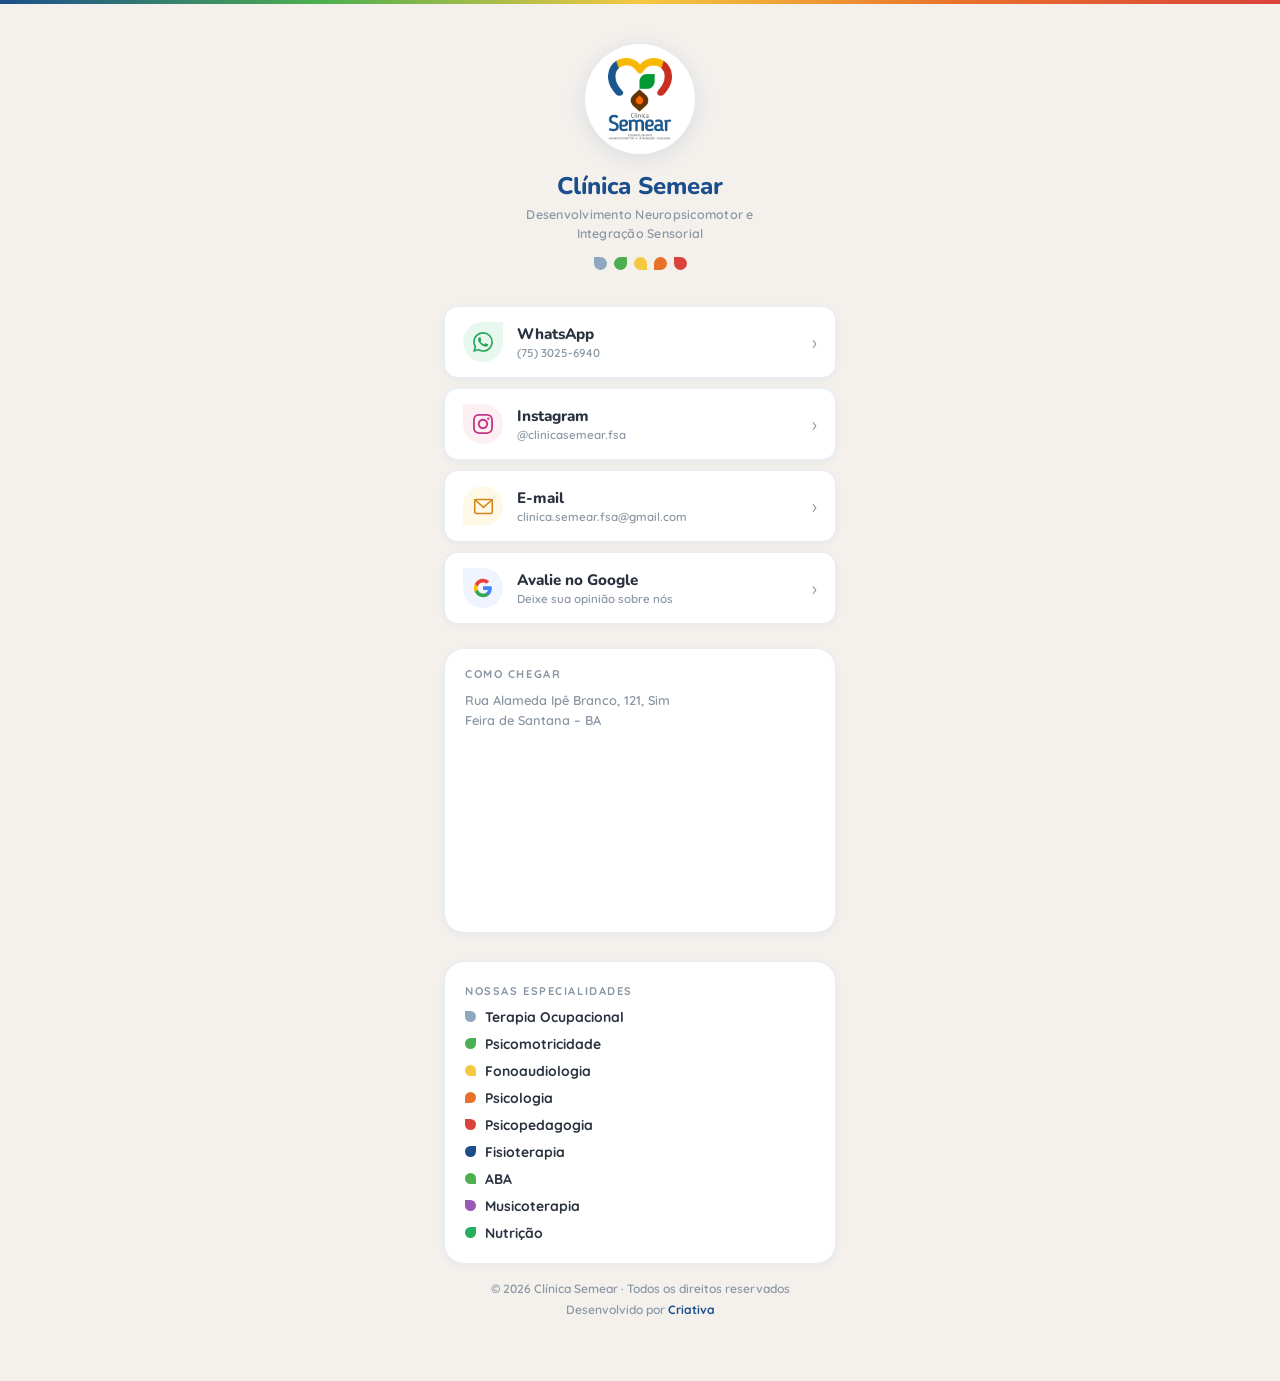
<file: index.html>
<!DOCTYPE html>
<html lang="pt-BR">
<head>
    <meta charset="UTF-8" />
    <meta name="viewport" content="width=device-width, initial-scale=1.0" />

    <!-- SEO — Título e Descrição -->
    <title>Clínica Semear | Terapia para Crianças com Autismo, TDAH e Atraso no Desenvolvimento em Feira de Santana - BA</title>
    <meta name="description" content="A Clínica Semear oferece Terapia Ocupacional, Fonoaudiologia, Psicologia, ABA, Psicomotricidade e mais para crianças neurodivergentes em Feira de Santana - BA. Atendimento especializado para autismo (TEA), TDAH, atraso no desenvolvimento e integração sensorial." />
    <meta name="keywords" content="clínica para autismo Feira de Santana, terapeuta ocupacional para crianças, fonoaudiologia infantil, ABA autismo Bahia, TDAH crianças tratamento, atraso no desenvolvimento infantil, integração sensorial, psicomotricidade infantil, psicologia infantil, neurodivergência crianças, TEA Feira de Santana, terapia infantil Bahia, desenvolvimento infantil Sim Feira de Santana, psicopedagogia, musicoterapia infantil" />
    <meta name="author" content="Clínica Semear" />
    <meta name="robots" content="index, follow" />
    <meta name="theme-color" content="#1B4E8C" />
    <link rel="canonical" href="https://clinica-semear.teamcriativa.com/" />

    <!-- Favicons -->
    <link rel="icon" type="image/png" href="https://clinica-semear.teamcriativa.com/icones/favicon-96x96.png" sizes="96x96" />
    <link rel="icon" type="image/svg+xml" href="https://clinica-semear.teamcriativa.com/icones/favicon.svg" />
    <link rel="shortcut icon" href="https://clinica-semear.teamcriativa.com/icones/favicon.ico" />
    <link rel="apple-touch-icon" sizes="180x180" href="https://clinica-semear.teamcriativa.com/icones/apple-touch-icon.png" />
    <meta name="apple-mobile-web-app-title" content="Clínica Semear" />
    <link rel="manifest" href="https://clinica-semear.teamcriativa.com/icones/site.webmanifest" />

    <!-- Open Graph — WhatsApp, Facebook, Google -->
    <meta property="og:type" content="website" />
    <meta property="og:url" content="https://clinica-semear.teamcriativa.com/" />
    <meta property="og:title" content="Clínica Semear | Terapia para Crianças Neurodivergentes em Feira de Santana" />
    <meta property="og:description" content="Atendimento especializado para crianças com autismo (TEA), TDAH e atraso no desenvolvimento. Terapia Ocupacional, Fonoaudiologia, ABA, Psicologia e muito mais. Agende uma consulta!" />
    <meta property="og:image" content="https://clinica-semear.teamcriativa.com/bg.jpg" />
    <meta property="og:locale" content="pt_BR" />
    <meta property="og:site_name" content="Clínica Semear" />

    <!-- Twitter Card -->
    <meta name="twitter:card" content="summary_large_image" />
    <meta name="twitter:title" content="Clínica Semear | Terapia para Crianças Neurodivergentes em Feira de Santana" />
    <meta name="twitter:description" content="Atendimento especializado para crianças com autismo (TEA), TDAH e atraso no desenvolvimento em Feira de Santana - BA." />
    <meta name="twitter:image" content="https://clinica-semear.teamcriativa.com/bg.jpg" />

    <!-- Schema.org JSON-LD — Dados estruturados para o Google -->
    <script type="application/ld+json">
    {
        "@context": "https://schema.org",
        "@type": "MedicalClinic",
        "name": "Clínica Semear",
        "description": "Clínica especializada em desenvolvimento neuropsicomotor e integração sensorial para crianças neurodivergentes. Atendemos crianças com autismo (TEA), TDAH e atraso no desenvolvimento em Feira de Santana - BA.",
        "url": "https://clinica-semear.teamcriativa.com/",
        "logo": "https://clinica-semear.teamcriativa.com/logo.png",
        "image": "https://clinica-semear.teamcriativa.com/bg.jpg",
        "telephone": "+55-75-3025-6940",
        "email": "clinica.semear.fsa@gmail.com",
        "address": {
            "@type": "PostalAddress",
            "streetAddress": "Rua Alameda Ipê Branco, 121",
            "addressLocality": "Feira de Santana",
            "addressRegion": "BA",
            "postalCode": "44055-230",
            "addressCountry": "BR"
        },
        "sameAs": [
            "https://www.instagram.com/clinicasemear.fsa/"
        ],
        "availableService": [
            { "@type": "MedicalTherapy", "name": "Terapia Ocupacional para autismo e TDAH" },
            { "@type": "MedicalTherapy", "name": "Fonoaudiologia infantil" },
            { "@type": "MedicalTherapy", "name": "Análise do Comportamento Aplicada (ABA)" },
            { "@type": "MedicalTherapy", "name": "Psicomotricidade infantil" },
            { "@type": "MedicalTherapy", "name": "Integração Sensorial" },
            { "@type": "MedicalTherapy", "name": "Psicologia infantil" },
            { "@type": "MedicalTherapy", "name": "Psicopedagogia" },
            { "@type": "MedicalTherapy", "name": "Musicoterapia" },
            { "@type": "MedicalTherapy", "name": "Fisioterapia infantil" },
            { "@type": "MedicalTherapy", "name": "Nutrição infantil" }
        ],
        "contactPoint": {
            "@type": "ContactPoint",
            "telephone": "+55-75-3025-6940",
            "contactType": "Agendamento de consultas",
            "availableLanguage": "Portuguese"
        }
    }
    </script>

    <!-- Google Analytics -->
    <script async src="https://www.googletagmanager.com/gtag/js?id=G-KRX3YRPLMB"></script>
    <script>
        window.dataLayer = window.dataLayer || [];
        function gtag(){dataLayer.push(arguments);}
        gtag('js', new Date());
        gtag('config', 'G-KRX3YRPLMB');
    </script>

    <link rel="preconnect" href="https://fonts.googleapis.com" />
    <link rel="preconnect" href="https://fonts.gstatic.com" crossorigin />
    <link href="https://fonts.googleapis.com/css2?family=Nunito:wght@400;600;700;800&family=Quicksand:wght@500;600;700&display=swap" rel="stylesheet" />

    <style>
        :root {
            --blue:      #1B4E8C;
            --blue-mid:  #2560A8;
            --bg:        #F4F1ED;
            --white:     #FFFFFF;
            --text:      #2A3240;
            --muted:     #8A96A3;
            --border:    rgba(27,78,140,0.10);
        }

        * { margin: 0; padding: 0; box-sizing: border-box; }

        body {
            font-family: 'Quicksand', sans-serif;
            background: var(--bg);
            color: var(--text);
            min-height: 100vh;
            display: flex;
            flex-direction: column;
            align-items: center;
        }

        /* subtle top bar */
        .top-bar {
            width: 100%;
            height: 4px;
            background: linear-gradient(90deg, #1B4E8C, #4CAF50, #F5C842, #E8712A, #D9433A);
        }

        .container {
            max-width: 440px;
            width: 100%;
            padding: 40px 24px 60px;
            display: flex;
            flex-direction: column;
            align-items: center;
        }

        /* ── header ── */
        .header {
            display: flex;
            flex-direction: column;
            align-items: center;
            margin-bottom: 36px;
            animation: fadeDown 0.6s ease both;
        }

        .logo-wrap {
            width: 110px;
            height: 110px;
            border-radius: 50%;
            background: var(--white);
            display: flex;
            align-items: center;
            justify-content: center;
            box-shadow: 0 4px 24px rgba(27,78,140,0.12);
            padding: 14px;
            margin-bottom: 16px;
        }
        .logo-wrap img {
            width: 100%;
            height: 100%;
            object-fit: contain;
        }

        .clinic-name {
            font-family: 'Nunito', sans-serif;
            font-size: 1.5rem;
            font-weight: 800;
            color: var(--blue);
            margin-bottom: 4px;
        }

        .tagline {
            font-size: 0.78rem;
            color: var(--muted);
            font-weight: 600;
            text-align: center;
            max-width: 260px;
            line-height: 1.5;
            letter-spacing: 0.02em;
        }

        /* grain dots */
        .grains {
            display: flex;
            gap: 7px;
            margin-top: 14px;
        }
        .grain {
            width: 13px;
            height: 13px;
            animation: popIn 0.4s cubic-bezier(.34,1.56,.64,1) both;
        }
        .grain:nth-child(1) { background:#8FA8BD; animation-delay:0.3s; border-radius: 0 50% 50% 50%; }
        .grain:nth-child(2) { background:#4CAF50; animation-delay:0.4s; border-radius: 50% 0 50% 50%; }
        .grain:nth-child(3) { background:#F5C842; animation-delay:0.5s; border-radius: 50% 50% 0 50%; }
        .grain:nth-child(4) { background:#E8712A; animation-delay:0.6s; border-radius: 50% 50% 50% 0; }
        .grain:nth-child(5) { background:#D9433A; animation-delay:0.7s; border-radius: 0 50% 50% 50%; }

        /* ── buttons ── */
        .buttons {
            width: 100%;
            display: flex;
            flex-direction: column;
            gap: 10px;
            margin-bottom: 24px;
        }

        .btn {
            display: flex;
            align-items: center;
            gap: 14px;
            padding: 15px 18px;
            border-radius: 14px;
            text-decoration: none;
            background: var(--white);
            border: 1.5px solid var(--border);
            box-shadow: 0 2px 10px rgba(27,78,140,0.06);
            transition: transform 0.18s ease, box-shadow 0.18s ease, border-color 0.18s ease;
            animation: fadeUp 0.5s ease both;
            color: var(--text);
        }
        .btn:nth-child(1) { animation-delay: 0.25s; }
        .btn:nth-child(2) { animation-delay: 0.35s; }
        .btn:nth-child(3) { animation-delay: 0.45s; }

        .btn:hover {
            transform: translateY(-2px);
            box-shadow: 0 6px 20px rgba(27,78,140,0.13);
            border-color: rgba(27,78,140,0.22);
        }
        .btn:active { transform: translateY(0); }

        .btn-icon {
            width: 40px;
            height: 40px;
            display: flex;
            align-items: center;
            justify-content: center;
            flex-shrink: 0;
        }

        .btn-text { flex: 1; }
        .btn-label {
            display: block;
            font-family: 'Nunito', sans-serif;
            font-size: 0.95rem;
            font-weight: 800;
            color: var(--text);
        }
        .btn-sub {
            display: block;
            font-size: 0.72rem;
            color: var(--muted);
            font-weight: 600;
            margin-top: 1px;
        }

        .btn-arrow {
            font-size: 1.2rem;
            color: var(--muted);
        }

        /* icon bg colors */
        .icon-green  { background: #E8F8EE; border-radius: 50% 0 50% 50%; }
        .icon-insta  { background: #FDF0F4; border-radius: 0 50% 50% 50%; }
        .icon-email  { background: #FEF9E7; border-radius: 50% 50% 50% 0; }
        .icon-map    { background: #FEF0EB; border-radius: 50% 0 50% 50%; }
        .icon-google { background: #F0F4FF; border-radius: 0 50% 50% 50%; }

        /* ── card ── */
        .card {
            width: 100%;
            background: var(--white);
            border-radius: 20px;
            padding: 22px 20px;
            border: 1.5px solid var(--border);
            box-shadow: 0 2px 10px rgba(27,78,140,0.06);
            margin-bottom: 14px;
            animation: fadeUp 0.5s ease 0.65s both;
        }

        .card-title {
            font-size: 0.7rem;
            font-weight: 800;
            letter-spacing: 0.14em;
            text-transform: uppercase;
            color: var(--muted);
            margin-bottom: 10px;
        }

        .especialidades {
            display: flex;
            flex-direction: column;
            gap: 10px;
        }

        .esp-item {
            display: flex;
            align-items: center;
            gap: 9px;
            font-size: 0.87rem;
            font-weight: 700;
            color: var(--text);
        }

        .esp-dot {
            width: 11px;
            height: 11px;
            border-radius: 50% 50% 50% 0;
            flex-shrink: 0;
        }

        /* ── map ── */
        .map-card {
            width: 100%;
            background: var(--white);
            border-radius: 20px;
            overflow: hidden;
            border: 1.5px solid var(--border);
            box-shadow: 0 2px 10px rgba(27,78,140,0.06);
            margin-bottom: 28px;
            animation: fadeUp 0.5s ease 0.75s both;
            padding: 0 20px 20px;
        }
        .map-header {
            padding: 18px 0 12px 0;
        }
        .map-address {
            font-size: 0.8rem;
            color: var(--muted);
            font-weight: 600;
            margin-top: 4px;
            line-height: 1.5;
        }
        .map-embed {
            width: 100%;
            height: 170px;
            border-radius: 10px;
            border: none;
            display: block;
        }

        /* ── footer ── */
        .footer {
            text-align: center;
            font-size: 0.75rem;
            color: var(--muted);
            font-weight: 600;
            animation: fadeUp 0.5s ease 0.85s both;
            line-height: 1.8;
        }
        .footer a { color: var(--blue); text-decoration: none; font-weight: 700; }
        .footer a:hover { text-decoration: underline; }

        /* ── animations ── */
        @keyframes fadeDown {
            from { opacity: 0; transform: translateY(-16px); }
            to   { opacity: 1; transform: translateY(0); }
        }
        @keyframes fadeUp {
            from { opacity: 0; transform: translateY(16px); }
            to   { opacity: 1; transform: translateY(0); }
        }
        @keyframes popIn {
            from { opacity: 0; transform: scale(0.4); }
            to   { opacity: 1; transform: scale(1); }
        }
    </style>
</head>
<body>

    <div class="top-bar"></div>

    <div class="container">

        <!-- header -->
        <div class="header">
            <div class="logo-wrap">
                <img src="./logo.png" alt="Clínica Semear" />
            </div>
            <span class="clinic-name">Clínica Semear</span>
            <span class="tagline">Desenvolvimento Neuropsicomotor e Integração Sensorial</span>
            <div class="grains">
                <div class="grain"></div>
                <div class="grain"></div>
                <div class="grain"></div>
                <div class="grain"></div>
                <div class="grain"></div>
            </div>
        </div>

        <!-- links -->
        <div class="buttons">

            <a class="btn" href="https://api.whatsapp.com/send?phone=557530256940&text=Olá,%20Clínica%20Semear!%20Gostaria%20de%20agendar%20uma%20consulta." target="_blank" rel="noopener">
                <div class="btn-icon icon-green">
                    <svg width="20" height="20" viewBox="0 0 24 24" fill="#25A85A"><path d="M17.472 14.382c-.297-.149-1.758-.867-2.03-.967-.273-.099-.471-.148-.67.15-.197.297-.767.966-.94 1.164-.173.199-.347.223-.644.075-.297-.15-1.255-.463-2.39-1.475-.883-.788-1.48-1.761-1.653-2.059-.173-.297-.018-.458.13-.606.134-.133.298-.347.446-.52.149-.174.198-.298.298-.497.099-.198.05-.371-.025-.52-.075-.149-.669-1.612-.916-2.207-.242-.579-.487-.5-.669-.51-.173-.008-.371-.01-.57-.01-.198 0-.52.074-.792.372-.272.297-1.04 1.016-1.04 2.479 0 1.462 1.065 2.875 1.213 3.074.149.198 2.096 3.2 5.077 4.487.709.306 1.262.489 1.694.625.712.227 1.36.195 1.871.118.571-.085 1.758-.719 2.006-1.413.248-.694.248-1.289.173-1.413-.074-.124-.272-.198-.57-.347m-5.421 7.403h-.004a9.87 9.87 0 01-5.031-1.378l-.361-.214-3.741.982.998-3.648-.235-.374a9.86 9.86 0 01-1.51-5.26c.001-5.45 4.436-9.884 9.888-9.884 2.64 0 5.122 1.03 6.988 2.898a9.825 9.825 0 012.893 6.994c-.003 5.45-4.437 9.884-9.885 9.884m8.413-18.297A11.815 11.815 0 0012.05 0C5.495 0 .16 5.335.157 11.892c0 2.096.547 4.142 1.588 5.945L.057 24l6.305-1.654a11.882 11.882 0 005.683 1.448h.005c6.554 0 11.89-5.335 11.893-11.893a11.821 11.821 0 00-3.48-8.413z"/></svg>
                </div>
                <div class="btn-text">
                    <span class="btn-label">WhatsApp</span>
                    <span class="btn-sub">(75) 3025-6940</span>
                </div>
                <span class="btn-arrow">›</span>
            </a>

            <a class="btn" href="https://www.instagram.com/clinicasemear.fsa/" target="_blank" rel="noopener">
                <div class="btn-icon icon-insta">
                    <svg width="20" height="20" viewBox="0 0 24 24" fill="#C13584"><path d="M12 2.163c3.204 0 3.584.012 4.85.07 3.252.148 4.771 1.691 4.919 4.919.058 1.265.069 1.645.069 4.849 0 3.205-.012 3.584-.069 4.849-.149 3.225-1.664 4.771-4.919 4.919-1.266.058-1.644.07-4.85.07-3.204 0-3.584-.012-4.849-.07-3.26-.149-4.771-1.699-4.919-4.92-.058-1.265-.07-1.644-.07-4.849 0-3.204.013-3.583.07-4.849.149-3.227 1.664-4.771 4.919-4.919 1.266-.057 1.645-.069 4.849-.069zm0-2.163c-3.259 0-3.667.014-4.947.072-4.358.2-6.78 2.618-6.98 6.98-.059 1.281-.073 1.689-.073 4.948 0 3.259.014 3.668.072 4.948.2 4.358 2.618 6.78 6.98 6.98 1.281.058 1.689.072 4.948.072 3.259 0 3.668-.014 4.948-.072 4.354-.2 6.782-2.618 6.979-6.98.059-1.28.073-1.689.073-4.948 0-3.259-.014-3.667-.072-4.947-.196-4.354-2.617-6.78-6.979-6.98-1.281-.059-1.69-.073-4.949-.073zm0 5.838c-3.403 0-6.162 2.759-6.162 6.162s2.759 6.163 6.162 6.163 6.162-2.759 6.162-6.163c0-3.403-2.759-6.162-6.162-6.162zm0 10.162c-2.209 0-4-1.79-4-4 0-2.209 1.791-4 4-4s4 1.791 4 4c0 2.21-1.791 4-4 4zm6.406-11.845c-.796 0-1.441.645-1.441 1.44s.645 1.44 1.441 1.44c.795 0 1.439-.645 1.439-1.44s-.644-1.44-1.439-1.44z"/></svg>
                </div>
                <div class="btn-text">
                    <span class="btn-label">Instagram</span>
                    <span class="btn-sub">@clinicasemear.fsa</span>
                </div>
                <span class="btn-arrow">›</span>
            </a>

            <a class="btn" href="mailto:clinica.semear.fsa@gmail.com" target="_blank" rel="noopener">
                <div class="btn-icon icon-email">
                    <svg width="21" height="21" viewBox="0 0 24 24" fill="none" stroke="#D4861A" stroke-width="1.8" stroke-linecap="round" stroke-linejoin="round" xmlns="http://www.w3.org/2000/svg">
                        <rect x="2" y="4" width="20" height="16" rx="2"/>
                        <polyline points="2,4 12,13 22,4"/>
                    </svg>
                </div>
                <div class="btn-text">
                    <span class="btn-label">E-mail</span>
                    <span class="btn-sub">clinica.semear.fsa@gmail.com</span>
                </div>
                <span class="btn-arrow">›</span>
            </a>

            <a class="btn" href="https://search.google.com/local/writereview?placeid=ChIJK_t_vV45FAcRZA391K9dM6w" target="_blank" rel="noopener">
                <div class="btn-icon icon-google">
                    <svg width="20" height="20" viewBox="0 0 24 24" xmlns="http://www.w3.org/2000/svg">
                        <path d="M22.56 12.25c0-.78-.07-1.53-.2-2.25H12v4.26h5.92c-.26 1.37-1.04 2.53-2.21 3.31v2.77h3.57c2.08-1.92 3.28-4.74 3.28-8.09z" fill="#4285F4"/>
                        <path d="M12 23c2.97 0 5.46-.98 7.28-2.66l-3.57-2.77c-.98.66-2.23 1.06-3.71 1.06-2.86 0-5.29-1.93-6.16-4.53H2.18v2.84C3.99 20.53 7.7 23 12 23z" fill="#34A853"/>
                        <path d="M5.84 14.09c-.22-.66-.35-1.36-.35-2.09s.13-1.43.35-2.09V7.07H2.18C1.43 8.55 1 10.22 1 12s.43 3.45 1.18 4.93l3.66-2.84z" fill="#FBBC05"/>
                        <path d="M12 5.38c1.62 0 3.06.56 4.21 1.64l3.15-3.15C17.45 2.09 14.97 1 12 1 7.7 1 3.99 3.47 2.18 7.07l3.66 2.84c.87-2.6 3.3-4.53 6.16-4.53z" fill="#EA4335"/>
                    </svg>
                </div>
                <div class="btn-text">
                    <span class="btn-label">Avalie no Google</span>
                    <span class="btn-sub">Deixe sua opinião sobre nós</span>
                </div>
                <span class="btn-arrow">›</span>
            </a>

        </div>

        <!-- mapa -->
        <div class="map-card">
            <div class="map-header">
                <p class="card-title">Como chegar</p>
                <p class="map-address">Rua Alameda Ipê Branco, 121, Sim<br/>Feira de Santana – BA</p>
            </div>
            <iframe
                class="map-embed"
                src="https://maps.google.com/maps?q=Cl%C3%ADnica+Semear+Feira+de+Santana&output=embed&hl=pt-BR"
                allowfullscreen loading="lazy"
                referrerpolicy="no-referrer-when-downgrade"
                title="Localização da Clínica Semear">
            </iframe>
        </div>

        <!-- especialidades -->
        <div class="card">
            <p class="card-title">Nossas Especialidades</p>
            <div class="especialidades">
                <div class="esp-item"><div class="esp-dot" style="background:#8FA8BD;border-radius:0 50% 50% 50%"></div>Terapia Ocupacional</div>
                <div class="esp-item"><div class="esp-dot" style="background:#4CAF50;border-radius:50% 0 50% 50%"></div>Psicomotricidade</div>
                <div class="esp-item"><div class="esp-dot" style="background:#F5C842;border-radius:50% 50% 0 50%"></div>Fonoaudiologia</div>
                <div class="esp-item"><div class="esp-dot" style="background:#E8712A;border-radius:50% 50% 50% 0"></div>Psicologia</div>
                <div class="esp-item"><div class="esp-dot" style="background:#D9433A;border-radius:0 50% 50% 50%"></div>Psicopedagogia</div>
                <div class="esp-item"><div class="esp-dot" style="background:#1B4E8C;border-radius:50% 0 50% 50%"></div>Fisioterapia</div>
                <div class="esp-item"><div class="esp-dot" style="background:#4CAF50;border-radius:50% 50% 0 50%"></div>ABA</div>
                <div class="esp-item"><div class="esp-dot" style="background:#9B59B6;border-radius:0 50% 50% 50%"></div>Musicoterapia</div>
                <div class="esp-item"><div class="esp-dot" style="background:#27AE60;border-radius:50% 0 50% 50%"></div>Nutrição</div>
            </div>
        </div>

        <div class="footer">
            © <span id="ano"></span> Clínica Semear · Todos os direitos reservados<br />
            Desenvolvido por <a href="https://www.instagram.com/teamcriativamkt/" target="_blank" rel="noopener">Criativa</a>
        </div>

    </div>

    <script>document.getElementById('ano').textContent = new Date().getFullYear();</script>
</body>
</html>
</file>
